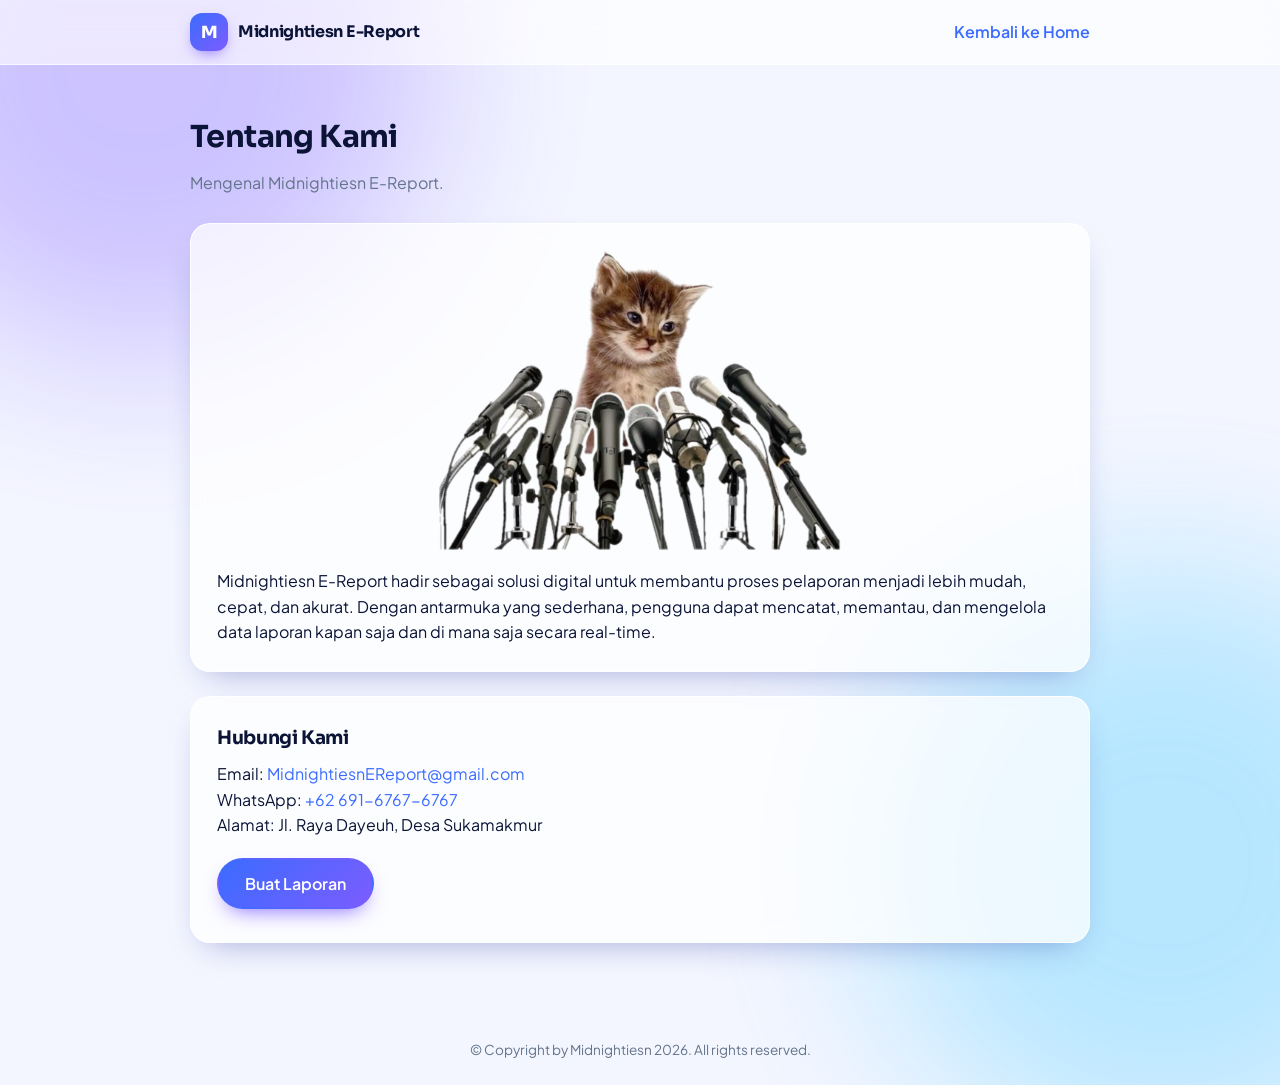
<file: botus.html>
<!DOCTYPE html>
<html lang="id">
<head>
<meta charset="UTF-8">
<meta name="viewport" content="width=device-width, initial-scale=1.0">
<title>About Us | Midnightiesn E-REPORT</title>
<link rel="stylesheet" href="style.css">
<link rel="stylesheet" href="assets/fx.css">
</head>
<body>

<header>
  <div class="container nav">
    <a class="brand" href="index.html">
      <span class="logo-badge">M</span>
      Midnightiesn E-Report
    </a>
    <a class="back" href="index.html">Kembali ke Home</a>
  </div>
</header>

<main>
  <div class="container">
    <h1>Tentang Kami</h1>
    <p class="sub">Mengenal Midnightiesn E-Report.</p>

    <div class="card">
      <img src="assets/image/kucing-tentang.png" alt="Tentang Midnightiesn E-Report" style="margin:0 auto 18px;max-height:300px">
      <p>Midnightiesn E-Report hadir sebagai solusi digital untuk membantu proses pelaporan menjadi lebih mudah, cepat, dan akurat. Dengan antarmuka yang sederhana, pengguna dapat mencatat, memantau, dan mengelola data laporan kapan saja dan di mana saja secara real-time.</p>
    </div>

    <div class="card">
      <h3 style="margin-bottom:8px">Hubungi Kami</h3>
      <p>Email: <a href="mailto:MidnightiesnEReport@gmail.com" style="color:var(--primary)">MidnightiesnEReport@gmail.com</a></p>
      <p>WhatsApp: <a href="https://wa.me/8179142611" style="color:var(--primary)">+62 691-6767-6767</a></p>
      <p>Alamat: Jl. Raya Dayeuh, Desa Sukamakmur</p>
      <a class="btn" href="reports.html">Buat Laporan</a>
    </div>
  </div>
</main>

<footer>© Copyright by Midnightiesn 2026. All rights reserved.</footer>
<script src="assets/fx.js" defer></script>
</body>
</html>
</file>
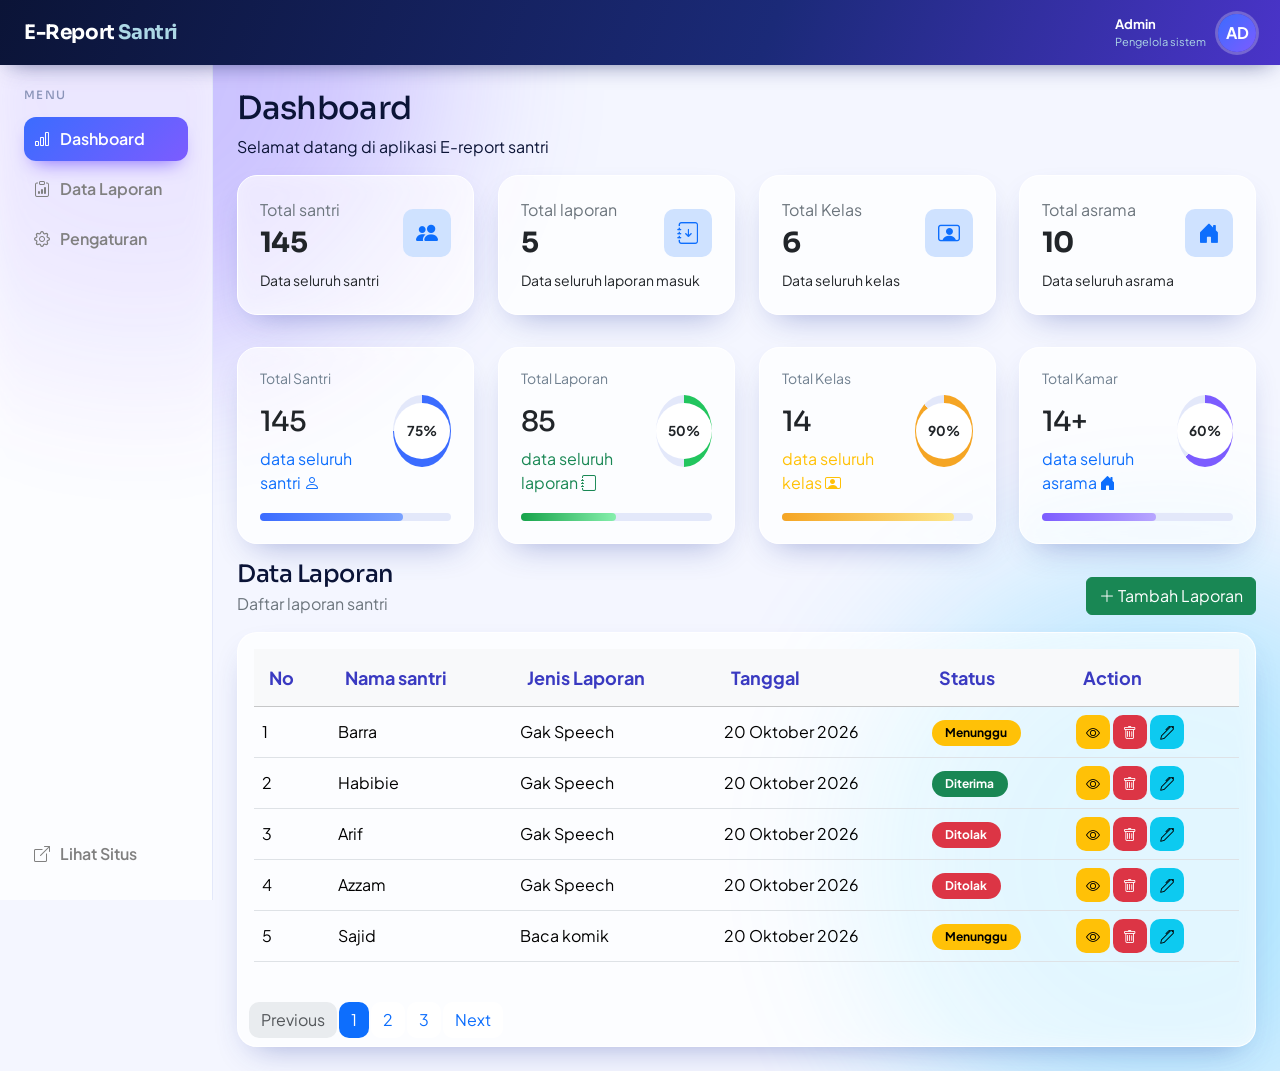
<file: dashboard.html>
<!DOCTYPE html>
<html lang="id" data-bs-theme="">
<head>
    <meta charset="UTF-8">
    <meta name="viewport" content="width=device-width, initial-scale=1.0">
    <title>E-Report Santri</title>
    <link rel="stylesheet" href="bootstrap/css/bootstrap.min.css">
    <link rel="stylesheet" href="styles.css">
    <link rel="stylesheet" href="https://cdn.jsdelivr.net/npm/bootstrap-icons@1.13.2/font/bootstrap-icons.min.css">
    <link rel="stylesheet" href="assets/fx.css">
</head>
<body>
    <nav class="navbar topbar px-4">
        <a href="dashboard.html" class="navbar-brand text-white fw-bold">E-Report <span class="brand-light">Santri</span></a>
        <div class="admin-profile">
            <div><span>Admin</span><small>Pengelola sistem</small></div>
            <div class="admin-avatar">AD</div>
        </div>
    </nav>
    <div class="row g-0">
        <aside class="sidebar col-lg-2 p-4">
            <h5 class="menu-label">Menu</h5>
            <a href="dashboard.html" class="menu-link active"><i class="bi bi-bar-chart"></i> Dashboard</a>
            <a href="statistik.html" class="menu-link"><i class="bi bi-clipboard-data"></i> Data Laporan</a>
            <a href="pengaturan.html" class="menu-link"><i class="bi bi-gear"></i> Pengaturan</a>
            <a href="index.html" class="menu-link mt-auto"><i class="bi bi-box-arrow-up-right"></i> Lihat Situs</a>
        </aside>
        <main class="col-lg-10 p-4">
            <h2>Dashboard</h2>
            <p>Selamat datang di aplikasi E-report santri</p>
            <div class="row">

                <!-- Card 1 -->
                 <div class="col-lg-3">
                    <div class="card stat-card h-100">
                        <div class="card-body">
                        <div class="d-flex justify-content-between align-items-center">
                            <div>
                                <p class="text-secondary mb-1">Total santri</p>
                                <h3 class="fw-bold">145</h3>
                            </div>

                            <div class="stat-icon bg-primary-subtle text-primary">
                                <i class="bi bi-people-fill"></i>
                            </div>
                        </div>
                            <small>Data seluruh santri</small>
                        </div>
                    </div>
                    
                 </div>
                 <!-- End Card 1 -->
                <!-- Card 2 -->
                 <div class="col-lg-3">
                    <div class="card stat-card h-100">
                        <div class="card-body">
                        <div class="d-flex justify-content-between align-items-center">
                            <div>
                                <p class="text-secondary mb-1">Total laporan</p>
                                <h3 class="fw-bold">5</h3>
                            </div>

                            <div class="stat-icon bg-primary-subtle text-primary">
                                <i class="bi bi-journal-arrow-down"></i>
                            </div>
                        </div>
                            <small>Data seluruh laporan masuk</small>
                        </div>
                    </div>
                    
                 </div>
                 <!-- End Card 2 -->
                <!-- Card 3 -->
                 <div class="col-lg-3">
                    <div class="card stat-card h-100">
                        <div class="card-body">
                        <div class="d-flex justify-content-between align-items-center">
                            <div>
                                <p class="text-secondary mb-1">Total Kelas</p>
                                <h3 class="fw-bold">6</h3>
                            </div>

                            <div class="stat-icon bg-primary-subtle text-primary">
                                <i class="bi bi-person-video"></i>
                            </div>
                        </div>
                            <small>Data seluruh kelas</small>
                        </div>
                    </div>
                    
                 </div>
                 <!-- End Card 3 -->
                <!-- Card 4 -->
                 <div class="col-lg-3">
                    <div class="card stat-card h-100">
                        <div class="card-body">
                        <div class="d-flex justify-content-between align-items-center">
                            <div>
                                <p class="text-secondary mb-1">Total asrama</p>
                                <h3 class="fw-bold">10</h3>
                            </div>

                            <div class="stat-icon bg-primary-subtle text-primary">
                                <i class="bi bi-house-door-fill"></i>
                            </div>
                        </div>
                            <small>Data seluruh asrama</small>
                        </div>
                    </div>
                    
                 </div>
                 <!-- End Card 4 -->
            </div>

            <div class="row g-4 mt-2">
                <!-- Total santri -->
                 <!-- card-stat-1 -->
                 <div class="col-lg-3">
                    <div class="card stat-card">
                        <div class="stat-atas">
                            <div>
                                <p class="stat-label">Total Santri</p>
                                <h3 class="stat-number">145</h3>
                                <span class="stat-keterangan text-primary">
                                    data seluruh santri
                                    <i class="bi bi-person"></i>
                                </span>
                            </div>
                            <div class="lingkaran-progres progres-biru">
                                <div class="isi-lingkaran"> <span>75%</span> </div>
                            </div>
                        </div>
                        <div class="garis-progres">
                            <div class="isi-garis garis-biru"></div>
                        </div>
                    </div>
                 </div>
                 <!-- end-card-stat 1 -->
                 <!-- card-stat-2 -->
                 <div class="col-lg-3">
                    <div class="card stat-card">
                        <div class="stat-atas">
                            <div>
                                <p class="stat-label">Total Laporan</p>
                                <h3 class="stat-number">85</h3>
                                <span class="stat-keterangan text-success">
                                    data seluruh laporan
                                    <i class="bi bi-journal"></i>
                                </span>
                            </div>
                            <div class="lingkaran-progres progres-hijau">
                                <div class="isi-lingkaran"> <span>50%</span> </div>
                            </div>
                        </div>
                        <div class="garis-progres">
                            <div class="isi-garis garis-hijau"></div>
                        </div>
                    </div>
                 </div>
                 <!-- end-card-stat 2 -->
                 <!-- card-stat-3 -->
                 <div class="col-lg-3">
                    <div class="card stat-card">
                        <div class="stat-atas">
                            <div>
                                <p class="stat-label">Total Kelas</p>
                                <h3 class="stat-number">14</h3>
                                <span class="stat-keterangan text-warning">
                                    data seluruh kelas
                                    <i class="bi bi-person-video"></i>
                                </span>
                            </div>
                            <div class="lingkaran-progres progres-kuning">
                                <div class="isi-lingkaran"> <span>90%</span> </div>
                            </div>
                        </div>
                        <div class="garis-progres">
                            <div class="isi-garis garis-kuning"></div>
                        </div>
                    </div>
                 </div>
                 <!-- end-card-stat 3-->
                 
                 <!-- card-stat-4 -->
                 <div class="col-lg-3">
                    <div class="card stat-card">
                        <div class="stat-atas">
                            <div>
                                <p class="stat-label">Total Kamar</p>
                                <h3 class="stat-number">14+</h3>
                                <span class="stat-keterangan text-primary">
                                    data seluruh asrama
                                    <i class="bi bi-house-door-fill"></i>
                                </span>
                            </div>
                            <div class="lingkaran-progres progres-biru-tua">
                                <div class="isi-lingkaran"> <span>60%</span> </div>
                            </div>
                        </div>
                        <div class="garis-progres">
                            <div class="isi-garis garis-biru-tua"></div>
                        </div>
                    </div>
                 </div>
                 <!-- end-card-stat 4-->
            </div>
            <div class="mt-3">
                <div class="d-flex justify-content-between align-items-center">
                    <div>
                        <h4 class="judul-bagian mb-1">Data Laporan</h4>
                        <p class="text-secondary">Daftar laporan santri</p>
                    </div>
                    <button class="btn btn-success"> <i class="bi bi-plus-lg"></i> Tambah Laporan</button>
                </div>

                <div class="card tabel-laporan" >
                    <div class="card-body">
                         <div class="table-responsive">
                    <table class="table table-hover align-middle">
                        <thead class="table-light">
                            <tr>
                                <th>No</th>
                                <th>Nama santri</th>
                                <th>Jenis Laporan</th>
                                <th>Tanggal</th>
                                <th>Status</th>
                                <th>Action</th>
                            </tr>
                        </thead>
                        <tbody>
                            <tr>
                                <td>1</td>
                                <td>Barra </td>
                                <td>Gak Speech</td>
                                <td>20 Oktober 2026</td>
                                <td> <span class="badge text-bg-warning">Menunggu</span> </td>
                                <td>
                                    <button class="btn btn-sm btn-warning"><i class="bi bi-eye"></i></button>
                                    <button class="btn btn-sm btn-danger"> <i class="bi bi-trash"></i></button>
                                    <button class="btn btn-sm btn-info"> <i class="bi bi-pen"></i> </button>
                                </td>
                            </tr>
                            <tr>
                                <td>2</td>
                                <td>Habibie </td>
                                <td>Gak Speech</td>
                                <td>20 Oktober 2026</td>
                                <td> <span class="badge text-bg-success">Diterima</span> </td>
                                <td>
                                    <button class="btn btn-sm btn-warning"><i class="bi bi-eye"></i></button>
                                    <button class="btn btn-sm btn-danger"> <i class="bi bi-trash"></i></button>
                                    <button class="btn btn-sm btn-info"> <i class="bi bi-pen"></i> </button>
                                </td>
                            </tr>
                            <tr>
                                <td>3</td>
                                <td>Arif</td>
                                <td>Gak Speech</td>
                                <td>20 Oktober 2026</td>
                                <td> <span class="badge text-bg-danger">Ditolak</span> </td>
                                <td>
                                    <button class="btn btn-sm btn-warning"><i class="bi bi-eye"></i></button>
                                    <button class="btn btn-sm btn-danger"> <i class="bi bi-trash"></i></button>
                                    <button class="btn btn-sm btn-info"> <i class="bi bi-pen"></i> </button>
                                </td>
                            </tr>
                            <tr>
                                <td>4</td>
                                <td>Azzam </td>
                                <td>Gak Speech</td>
                                <td>20 Oktober 2026</td>
                                <td> <span class="badge text-bg-danger">Ditolak</span> </td>
                                <td>
                                    <button class="btn btn-sm btn-warning"><i class="bi bi-eye"></i></button>
                                    <button class="btn btn-sm btn-danger"> <i class="bi bi-trash"></i></button>
                                    <button class="btn btn-sm btn-info"> <i class="bi bi-pen"></i> </button>
                                </td>
                            </tr>
                            <tr>
                                <td>5</td>
                                <td>Sajid </td>
                                <td>Baca komik</td>
                                <td>20 Oktober 2026</td>
                                <td> <span class="badge text-bg-warning">Menunggu</span> </td>
                                <td>
                                    <button class="btn btn-sm btn-warning"><i class="bi bi-eye"></i></button>
                                    <button class="btn btn-sm btn-danger"> <i class="bi bi-trash"></i></button>
                                    <button class="btn btn-sm btn-info"> <i class="bi bi-pen"></i> </button>
                                </td>
                            </tr>
                        </tbody>
                    </table>
                </div>
                    </div>
                    <ul class="pagination m-2">
                    <li class="page-item disabled">
                        <a href="" class="page-link">Previous</a>
                    </li>
                    <li class="page-item active">
                        <a href="" class="page-link">1</a>
                    </li>
                    <li class="page-item">
                        <a href="" class="page-link">2</a>
                    </li>
                    <li class="page-item">
                        <a href="" class="page-link">3</a>
                    </li>
                    <li class="page-item">
                        <a href="" class="page-link">Next</a>
                    </li>
                </ul>
                </div>
            </div>
        </main>
    </div>
    <script src="bootstrap/js/bootstrap.bundle.min.js"></script>
    <script src="assets/fx.js" defer></script>
</body>
</html>
</file>
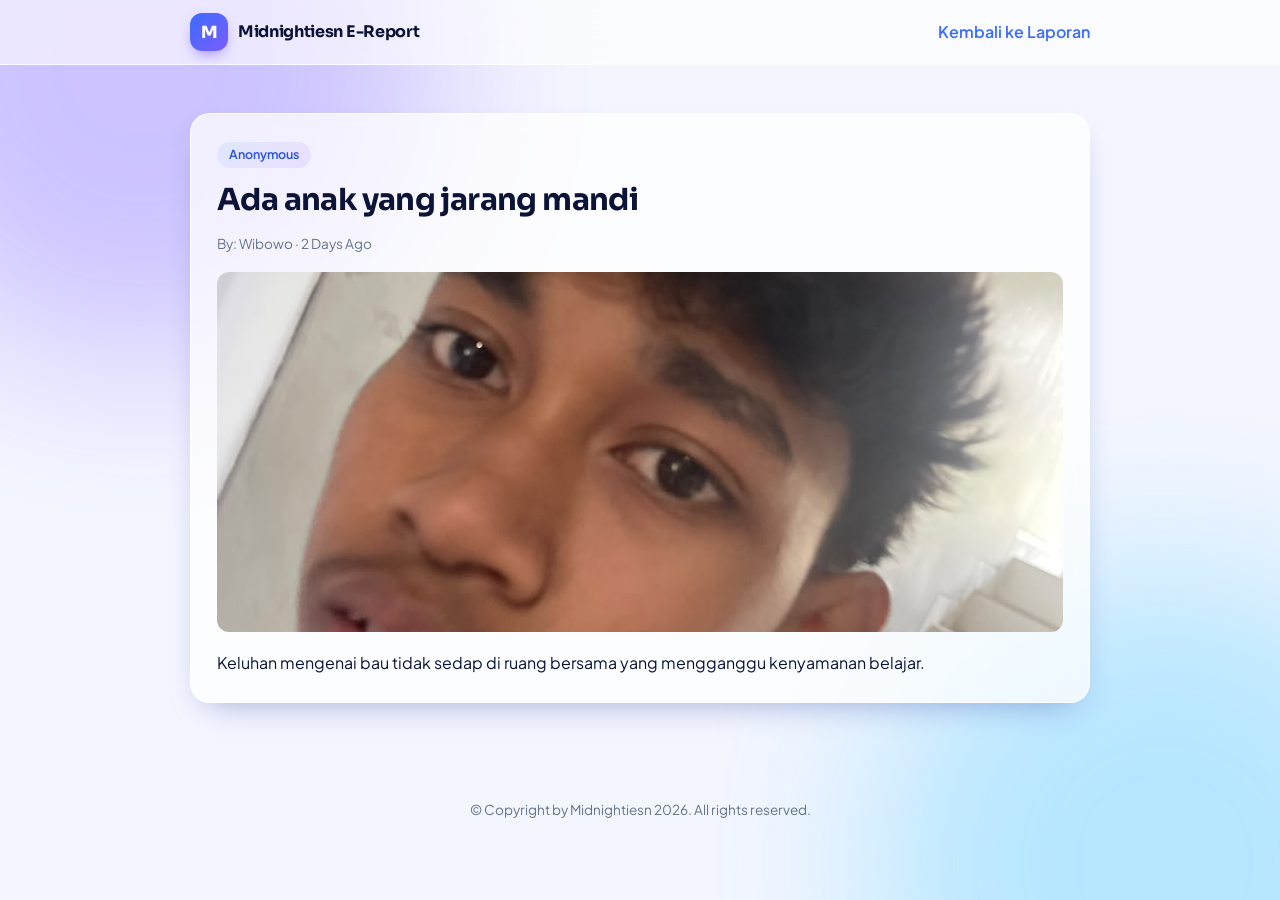
<file: detailr.html>
<!DOCTYPE html>
<html lang="id">
<head>
<meta charset="UTF-8">
<meta name="viewport" content="width=device-width, initial-scale=1.0">
<title>Detail Laporan | Midnightiesn E-REPORT</title>
<link rel="stylesheet" href="style.css">
<link rel="stylesheet" href="assets/fx.css">
</head>
<body>

<header>
  <div class="container nav">
    <a class="brand" href="index.html">
      <span class="logo-badge">M</span>
      Midnightiesn E-Report
    </a>
    <a class="back" href="reports.html">Kembali ke Laporan</a>
  </div>
</header>

<main>
  <div class="container">
    <div class="card">
      <span class="tag">Anonymous</span>
      <h1>Ada anak yang jarang mandi</h1>
      <div class="meta" style="margin-bottom:18px">By: Wibowo · 2 Days Ago</div>
      <img src="item.jpeg" alt="" style="border-radius:12px;margin-bottom:18px;max-height:360px;object-fit:cover;width:100%">
      <p>Keluhan mengenai bau tidak sedap di ruang bersama yang mengganggu kenyamanan belajar.</p>
    </div>
  </div>
</main>

<footer>© Copyright by Midnightiesn 2026. All rights reserved.</footer>
<script src="assets/fx.js" defer></script>
</body>
</html>
</file>
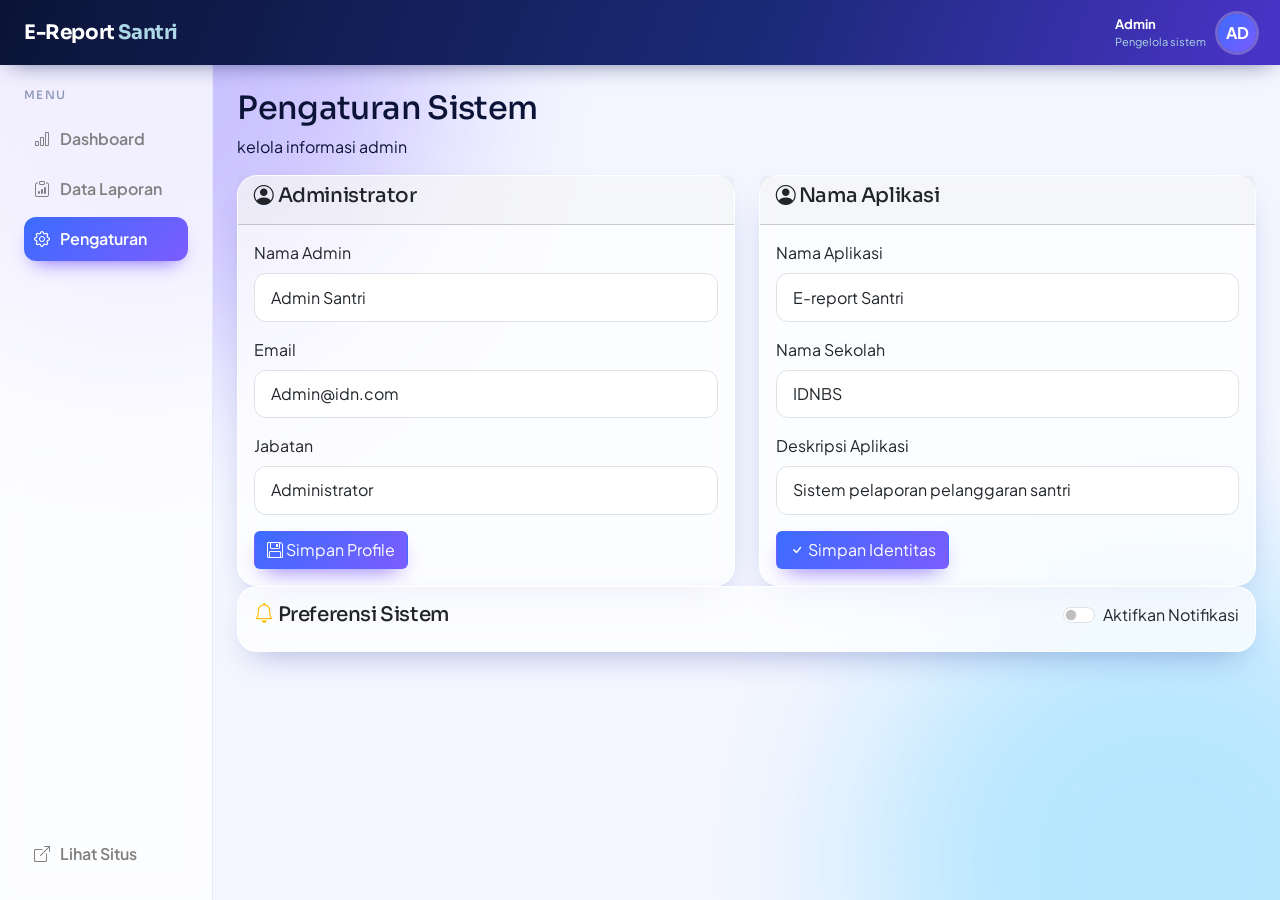
<file: pengaturan.html>
<!DOCTYPE html>
<html lang="id" data-bs-theme="">
<head>
    <meta charset="UTF-8">
    <meta name="viewport" content="width=device-width, initial-scale=1.0">
    <title>E-Report Santri</title>
    <link rel="stylesheet" href="bootstrap/css/bootstrap.min.css">
    <link rel="stylesheet" href="styles.css">
    <link rel="stylesheet" href="https://cdn.jsdelivr.net/npm/bootstrap-icons@1.13.2/font/bootstrap-icons.min.css">
    <link rel="stylesheet" href="assets/fx.css">
</head>
<body>
    <nav class="navbar topbar px-4">
        <a href="dashboard.html" class="navbar-brand text-white fw-bold">E-Report <span class="brand-light">Santri</span></a>
        <div class="admin-profile">
            <div><span>Admin</span><small>Pengelola sistem</small></div>
            <div class="admin-avatar">AD</div>
        </div>
    </nav>
    <div class="row g-0">
        <aside class="sidebar col-lg-2 p-4">
            <h5 class="menu-label">Menu</h5>
            <a href="dashboard.html" class="menu-link"><i class="bi bi-bar-chart"></i> Dashboard</a>
            <a href="statistik.html" class="menu-link"><i class="bi bi-clipboard-data"></i> Data Laporan</a>
            <a href="pengaturan.html" class="menu-link active"><i class="bi bi-gear"></i> Pengaturan</a>
            <a href="index.html" class="menu-link mt-auto"><i class="bi bi-box-arrow-up-right"></i> Lihat Situs</a>
        </aside>
        <main class="col-lg-10 p-4">
           <h2>Pengaturan Sistem</h2>
           <p>kelola informasi admin</p>


           <div class="row">
            <div class="col-lg-6">
              <div class="card h-100">
                <div class="card-header">
                  <h5> <i class="bi bi-person-circle"></i> Administrator</h5>
                </div>

                <div class="card-body">
                   <form action="">
                    <div class="mb-3">

                      <label for="" class="form-label">Nama Admin</label>
                      <input type="text" value="Admin Santri" class="form-control">
                    </div>
                    <div class="mb-3">

                      <label for="" class="form-label">Email</label>
                      <input type="text" value="Admin@idn.com" class="form-control">
                    </div>
                    <div class="mb-3">

                      <label for="" class="form-label">Jabatan</label>
                      <input type="text" value="Administrator" class="form-control">
                    </div>
                    <button class="btn btn-primary">
                      <i class="bi bi-floppy"></i>
                      Simpan Profile
                    </button>
                  </form>
                </div>
              </div>
            </div>
            <div class="col-lg-6">
              <div class="card h-100">
                <div class="card-header">
                  <h5> <i class="bi bi-person-circle"></i> Nama Aplikasi</h5>
                </div>

                <div class="card-body">
                   <form action="">
                    <div class="mb-3">

                      <label for="" class="form-label">Nama Aplikasi</label>
                      <input type="text" value="E-report Santri" class="form-control">
                    </div>
                    <div class="mb-3">

                      <label for="" class="form-label">Nama Sekolah</label>
                      <input type="text" value="IDNBS" class="form-control">
                    </div>
                    <div class="mb-3">

                      <label for="" class="form-label">Deskripsi Aplikasi</label>
                      <input type="text" value="Sistem pelaporan pelanggaran santri" class="form-control">
                    </div>
                    <button class="btn btn-primary">
                      <i class="bi bi-check"></i>
                      Simpan Identitas
                    </button>
                  </form>
                </div>
              </div>
            </div>
            <div class="col-lg-6"></div>
           </div>
           <div class="col-lg-12">
            <div class="card">
              <div class="card-body">
                <div class="d-flex justify-content-between">
                <div> 
                  <h5>

                    <i class="bi bi-bell text-warning"></i>
                    Preferensi Sistem
                  </h5>
                </div>
                <div class="form-check form-switch">
                  <input type="checkbox" 
                  class="form-check-input">
                  <label for="" class="form-check-label">
                    Aktifkan Notifikasi
                  </label>

                </div>
                </div>
              </div>
            </div>
           </div>
           
        
           

        </main>
    </div>
    <script src="bootstrap/js/bootstrap.bundle.min.js"></script>
    <script src="assets/fx.js" defer></script>
</body>
</html>
</file>
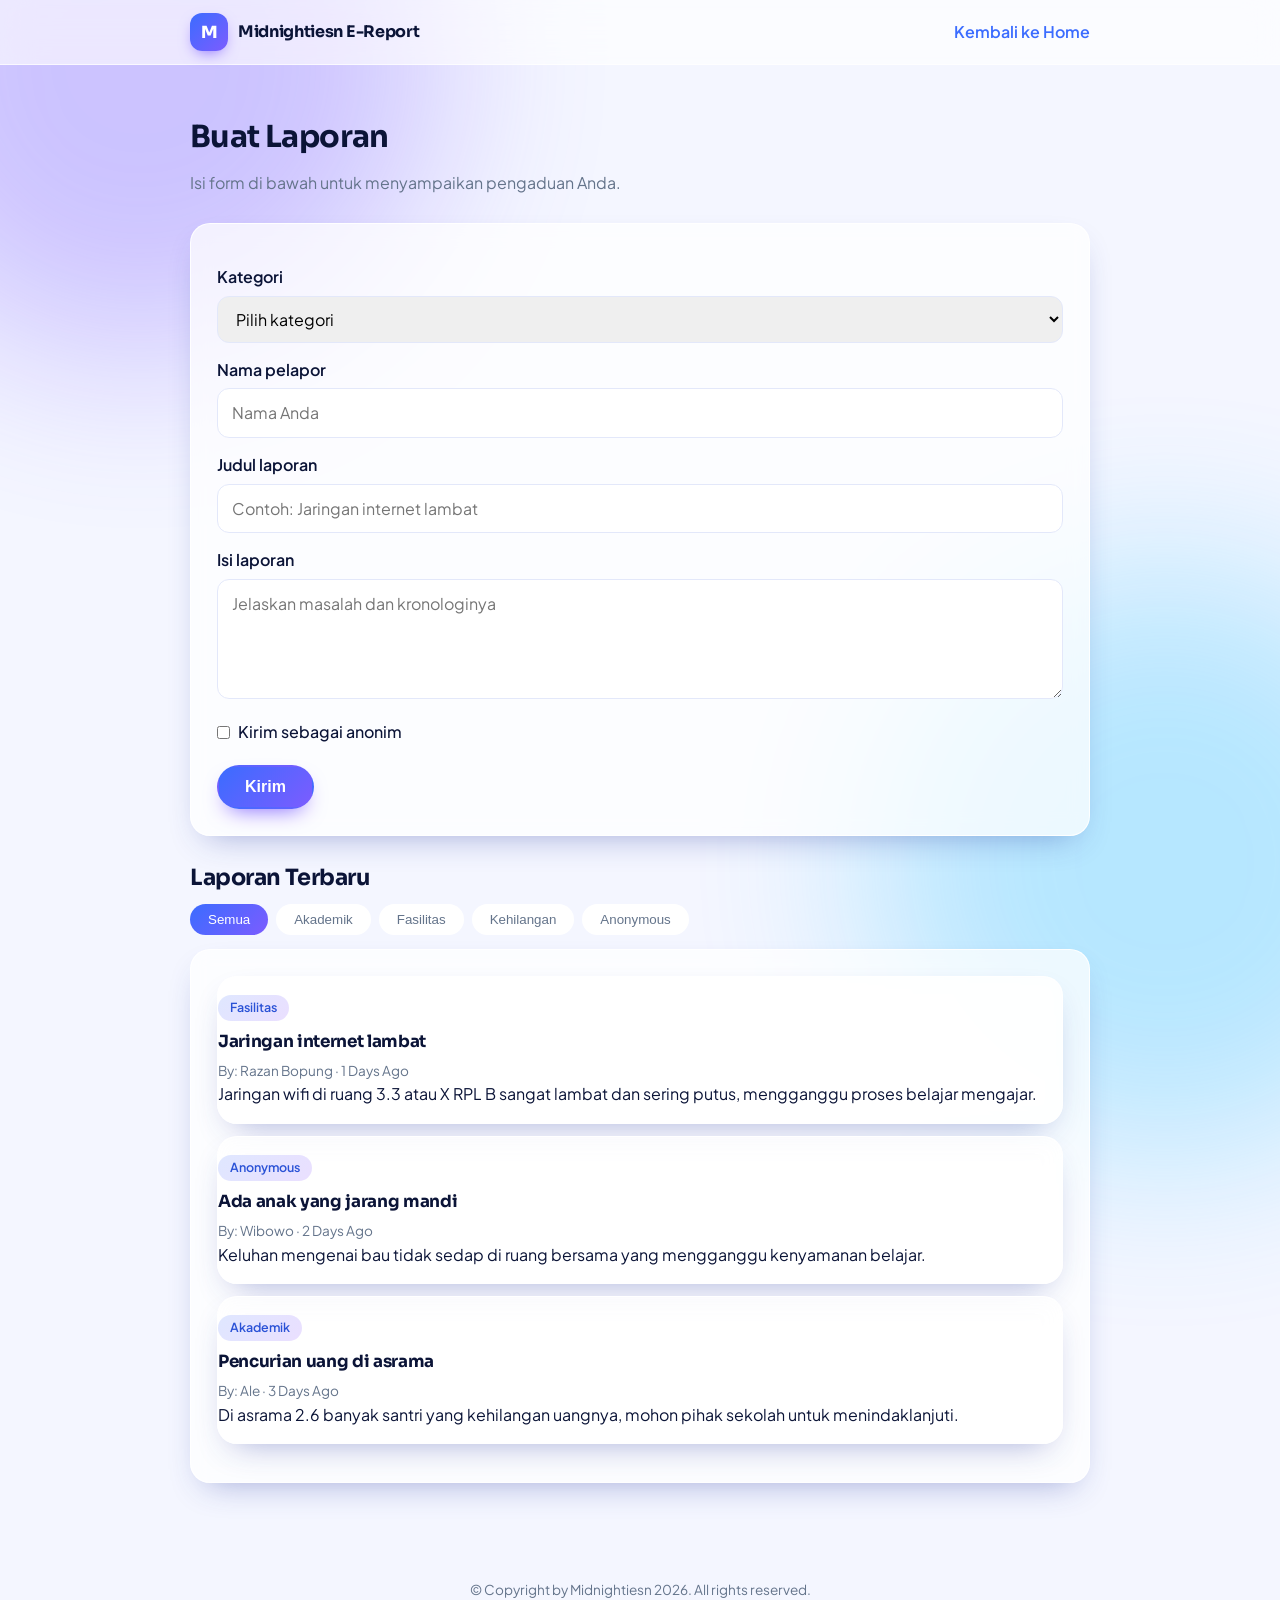
<file: reports.html>
<!DOCTYPE html>
<html lang="id">
<head>
<meta charset="UTF-8">
<meta name="viewport" content="width=device-width, initial-scale=1.0">
<title>Buat Laporan | Midnightiesn E-REPORT</title>
<link rel="stylesheet" href="style.css">
<link rel="stylesheet" href="assets/fx.css">
</head>
<body>

<header>
  <div class="container nav">
    <a class="brand" href="index.html">
      <span class="logo-badge">M</span>
      Midnightiesn E-Report
    </a>
    <a class="back" href="index.html">Kembali ke Home</a>
  </div>
</header>

<main>
  <div class="container">
    <h1>Buat Laporan</h1>
    <p class="sub">Isi form di bawah untuk menyampaikan pengaduan Anda.</p>

    <!-- ====== FORM ====== -->
    <form class="card" id="reportForm">
      <label for="kategori">Kategori</label>
      <select id="kategori" required>
        <option value="">Pilih kategori</option>
        <option>Akademik</option>
        <option>Fasilitas</option>
        <option>Kehilangan</option>
        <option>Anonymous</option>
      </select>

      <label for="nama">Nama pelapor</label>
      <input id="nama" type="text" placeholder="Nama Anda">

      <label for="judul">Judul laporan</label>
      <input id="judul" type="text" placeholder="Contoh: Jaringan internet lambat" required>

      <label for="isi">Isi laporan</label>
      <textarea id="isi" placeholder="Jelaskan masalah dan kronologinya" required></textarea>

      <div class="check">
        <input id="anon" type="checkbox">
        <label for="anon" style="margin:0;font-weight:500">Kirim sebagai anonim</label>
      </div>

      <button class="btn" type="submit">Kirim</button>
      <div class="msg" id="msg">Laporan terkirim.</div>
    </form>

    <!-- ====== DAFTAR LAPORAN ====== -->
    <h1 style="font-size:1.4rem">Laporan Terbaru</h1>
    <div class="card" id="list"></div>
  </div>
</main>

<footer>© Copyright by Midnightiesn 2026. All rights reserved.</footer>

<script>
  // Laporan contoh (ubah/hapus sesuai kebutuhan)
  const contoh = [
    {kategori:"Fasilitas", judul:"Jaringan internet lambat", nama:"Razan Bopung", waktu:"1 Days Ago", isi:"Jaringan wifi di ruang 3.3 atau X RPL B sangat lambat dan sering putus, mengganggu proses belajar mengajar."},
    {kategori:"Anonymous", judul:"Ada anak yang jarang mandi", nama:"Wibowo", waktu:"2 Days Ago", isi:"Keluhan mengenai bau tidak sedap di ruang bersama yang mengganggu kenyamanan belajar.", link:"detailr.html"},
    {kategori:"Akademik", judul:"Pencurian uang di asrama", nama:"Ale", waktu:"3 Days Ago", isi:"Di asrama 2.6 banyak santri yang kehilangan uangnya, mohon pihak sekolah untuk menindaklanjuti."}
  ];

  const KEY = "amba_reports";
  const load = () => { try { return JSON.parse(localStorage.getItem(KEY)) || []; } catch { return []; } };
  const save = d => { try { localStorage.setItem(KEY, JSON.stringify(d)); } catch {} };
  const esc = s => s.replace(/[&<>"']/g, c => ({'&':'&amp;','<':'&lt;','>':'&gt;','"':'&quot;',"'":'&#39;'}[c]));

  function render(){
    const semua = [...load(), ...contoh];
    document.getElementById('list').innerHTML = semua.map(r => `
      <div class="item">
        <span class="tag">${esc(r.kategori)}</span>
        <h3>${r.link ? `<a href="${r.link}">${esc(r.judul)}</a>` : esc(r.judul)}</h3>
        <div class="meta">By: ${esc(r.nama)} · ${esc(r.waktu)}</div>
        <p>${esc(r.isi)}</p>
      </div>`).join('') || '<div class="empty">Belum ada laporan.</div>';
  }

  document.getElementById('reportForm').addEventListener('submit', e => {
    e.preventDefault();
    const anon = document.getElementById('anon').checked;
    const kat = document.getElementById('kategori').value;
    const data = load();
    data.unshift({
      kategori: anon ? "Anonymous" : kat,
      judul: document.getElementById('judul').value.trim(),
      nama: anon ? "Anonim" : (document.getElementById('nama').value.trim() || "Tanpa nama"),
      waktu: "Baru saja",
      isi: document.getElementById('isi').value.trim()
    });
    save(data);
    e.target.reset();
    const msg = document.getElementById('msg');
    msg.style.display = 'block';
    setTimeout(() => msg.style.display = 'none', 3000);
    render();
  });

  render();
</script>
<script src="assets/fx.js" defer></script>
</body>
</html>
</file>
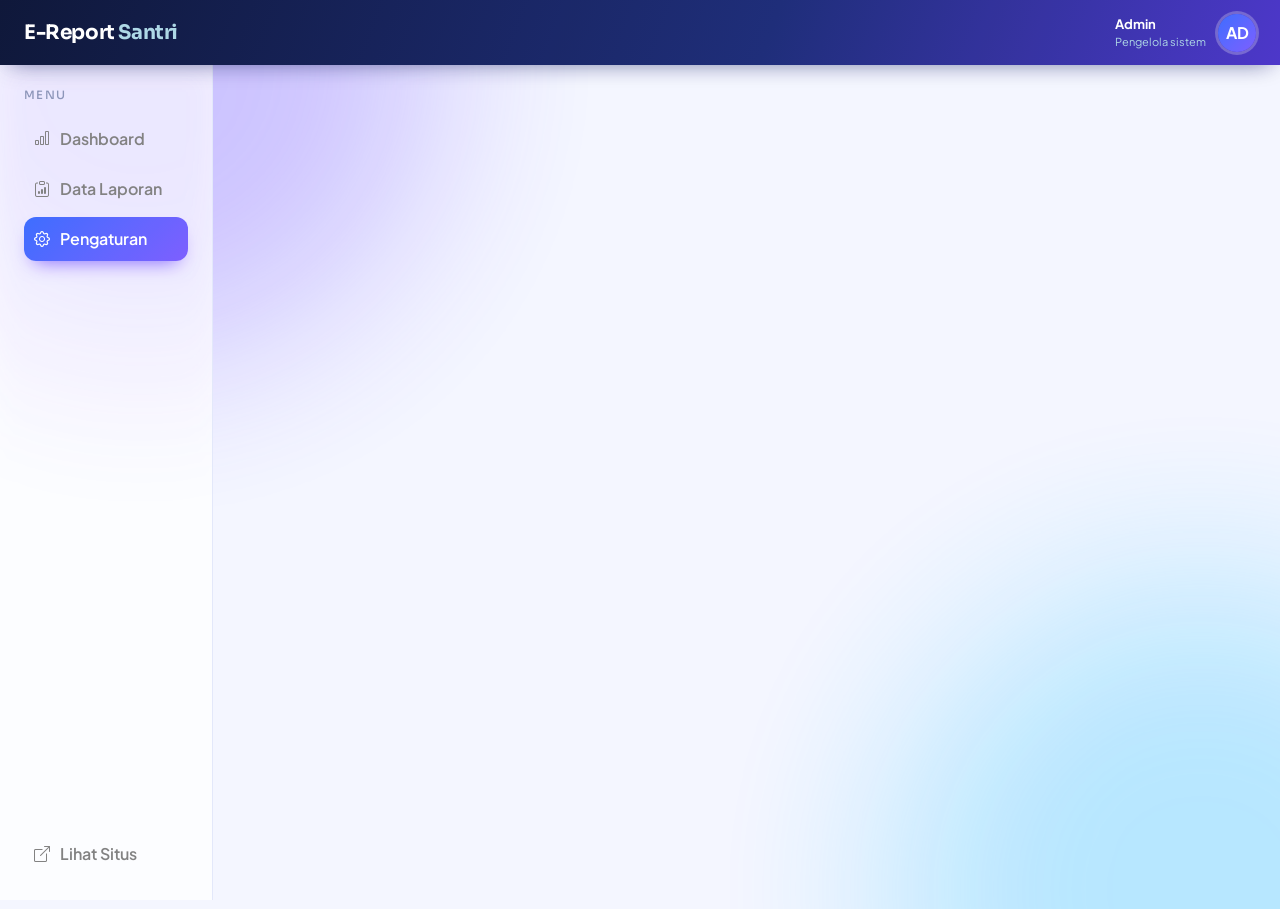
<file: setting.html>
<!DOCTYPE html><html lang="id"><head><meta charset="UTF-8"><meta http-equiv="refresh" content="0;url=pengaturan.html"><title>Mengalihkan…</title></head><body><a href="pengaturan.html">Pengaturan</a></body></html>
</file>
<file: style.css>
:root{
  --primary:#2563eb;
  --primary-dark:#1d4ed8;
  --bg-soft:#f3f6fb;
  --text:#1e293b;
  --muted:#64748b;
  --border:#e2e8f0;
  --radius:14px;
}
*{box-sizing:border-box;margin:0;padding:0}
body{font-family:system-ui,-apple-system,"Segoe UI",Roboto,sans-serif;color:var(--text);background:var(--bg-soft);line-height:1.6}
a{color:inherit;text-decoration:none}
img{max-width:100%;display:block}
.container{width:min(900px,92%);margin:0 auto}
header{background:#fff;border-bottom:1px solid var(--border)}
.nav{display:flex;align-items:center;justify-content:space-between;height:64px}
.brand{display:flex;align-items:center;gap:10px;font-weight:700}
.brand img{width:36px;height:36px;border-radius:8px;object-fit:cover}
.nav a.back{color:var(--primary);font-weight:600}
main{padding:48px 0}
h1{font-size:1.9rem;margin-bottom:8px}
.sub{color:var(--muted);margin-bottom:28px}
.card{background:#fff;border:1px solid var(--border);border-radius:var(--radius);padding:26px;margin-bottom:24px}
label{display:block;font-weight:600;margin:14px 0 6px}
input,select,textarea{width:100%;padding:11px 14px;border:1px solid var(--border);border-radius:10px;font:inherit}
input:focus,select:focus,textarea:focus{outline:2px solid var(--primary);border-color:transparent}
textarea{min-height:120px;resize:vertical}
.check{display:flex;align-items:center;gap:8px;margin-top:14px}
.check input{width:auto}
.btn{display:inline-block;margin-top:20px;padding:11px 26px;border-radius:999px;border:2px solid var(--primary);background:var(--primary);color:#fff;font-weight:600;cursor:pointer;font-size:1rem}
.btn:hover{background:var(--primary-dark);border-color:var(--primary-dark)}
.tag{display:inline-block;background:#dbeafe;color:var(--primary-dark);font-size:.78rem;font-weight:600;padding:3px 12px;border-radius:999px;margin-bottom:8px}
.meta{font-size:.85rem;color:var(--muted)}
.item{border-bottom:1px solid var(--border);padding:16px 0}
.item:last-child{border-bottom:0}
.item h3{font-size:1.05rem;margin-bottom:4px}
.empty{color:var(--muted);text-align:center;padding:20px}
.msg{display:none;background:#dcfce7;color:#166534;padding:12px 16px;border-radius:10px;margin-top:16px}
footer{text-align:center;color:var(--muted);font-size:.85rem;padding:24px 0}
</file>
<file: assets/fx.css>
@import url('https://fonts.googleapis.com/css2?family=Plus+Jakarta+Sans:wght@400;500;600;700&family=Sora:wght@600;700;800&display=swap');
@property --p{syntax:'<number>';inherits:false;initial-value:0}
:root{--primary:#3b6cff;--primary-dark:#2a52d6;--b2:#7c5cff;--gold:#ffc857;--ink:#0b1437;--bg:#f4f6ff;--bg-soft:#eef1ff;--border:#e3e8fa;--radius:20px;--glass:rgba(255,255,255,.74);--sh:0 14px 34px -16px rgba(40,60,160,.45)}
html{scroll-behavior:smooth}
body{font-family:'Plus Jakarta Sans',system-ui,sans-serif;background:var(--bg);color:var(--ink);animation:pg .6s both;transition:opacity .26s,translate .26s}
body.leaving{opacity:0;translate:0 -10px}
@keyframes pg{from{opacity:0}}
h1,h2,h3,h4,h5,.brand,.navbar-brand{font-family:Sora,'Plus Jakarta Sans',sans-serif;letter-spacing:-.02em}
body::before,body::after{content:"";position:fixed;z-index:-1;width:46vmax;height:46vmax;border-radius:50%;filter:blur(90px);opacity:.33;pointer-events:none;animation:drift 18s ease-in-out infinite alternate}
body::before{background:#7c5cff;top:-18vmax;left:-12vmax}
body::after{background:#3bc8ff;bottom:-20vmax;right:-14vmax;animation-delay:-7s}
@keyframes drift{to{transform:translate(8vmax,6vmax) scale(1.15)}}
/* ---------- situs publik ---------- */
header{background:rgba(255,255,255,.62)!important;backdrop-filter:blur(16px) saturate(1.4);border-bottom:1px solid rgba(255,255,255,.7)!important;position:sticky;top:0;z-index:50;transition:box-shadow .3s}
header.scrolled{box-shadow:0 10px 30px -14px rgba(20,30,100,.45)}
.logo-badge{width:38px;height:38px;border-radius:12px;display:grid;place-items:center;color:#fff;font:800 1.05rem Sora;background:linear-gradient(135deg,var(--primary),var(--b2));box-shadow:0 6px 16px -6px var(--b2);transition:.4s}
.brand:hover .logo-badge{transform:rotate(-12deg) scale(1.1)}
.nav ul a,.nav a.back{position:relative;transition:color .25s}
.nav ul a::after{content:"";position:absolute;left:0;bottom:-5px;height:2px;width:0;border-radius:9px;background:linear-gradient(90deg,var(--primary),var(--gold));transition:width .3s}
.nav ul a:hover::after,.nav ul a.act::after{width:100%}
.nav ul a.act{color:var(--primary)}
.hero,.about{background:transparent!important;overflow:hidden}
.services,.faq{background:rgba(255,255,255,.5)!important}
.hero h1{font-size:clamp(2.1rem,4.6vw,3.3rem)!important;background:linear-gradient(100deg,#0b1437 15%,#3b6cff 60%,#7c5cff);background-size:200%;-webkit-background-clip:text;background-clip:text;color:transparent;animation:shine 7s linear infinite alternate}
@keyframes shine{to{background-position:100% 0}}
.hero img,.about img{border-radius:28px;box-shadow:0 30px 60px -25px rgba(40,50,160,.6)}
.hero img{animation:bob 6s ease-in-out infinite}
@keyframes bob{50%{transform:translateY(-14px) rotate(-1deg)}}
.section-title::after{content:"";display:block;width:54px;height:4px;border-radius:9px;margin-top:10px;background:linear-gradient(90deg,var(--primary),var(--gold))}
.service,.report,.faq-item,.card,.item{background:var(--glass)!important;backdrop-filter:blur(10px);border:1px solid rgba(255,255,255,.9)!important;border-radius:var(--radius)!important;box-shadow:var(--sh)}
.service,.report,.stat-card{position:relative;overflow:hidden;transform:perspective(800px) rotateX(var(--rx,0)) rotateY(var(--ry,0)) translateY(var(--ty,0));transition:transform .25s,box-shadow .25s}
.service:hover,.report:hover,.stat-card:hover{--ty:-8px;box-shadow:0 26px 48px -20px rgba(59,108,255,.6)}
.service::before{content:"";position:absolute;inset:0 0 auto;height:4px;background:linear-gradient(90deg,var(--primary),var(--b2),var(--gold));transform:scaleX(0);transform-origin:left;transition:transform .45s}
.service:hover::before{transform:scaleX(1)}
.report img{transition:transform .6s}.report:hover img{transform:scale(1.08)}
.tag{background:linear-gradient(135deg,#dfe7ff,#eadfff)!important;color:var(--primary-dark)!important}
.report .link{display:inline-block;transition:translate .25s}.report .link::after{content:" →"}.report .link:hover{translate:6px 0}
.btn{position:relative;overflow:hidden;transition:transform .2s,box-shadow .25s,background .25s}
.btn:hover{transform:translateY(-2px)}.btn:active{transform:scale(.95)}
.btn:not([class*="btn-"]),.btn-fill,.btn-primary{background:linear-gradient(135deg,var(--primary),var(--b2))!important;border-color:transparent!important;color:#fff;box-shadow:0 10px 22px -10px var(--b2)}
.btn-line{background:rgba(255,255,255,.6)}
.faq-q::after{display:inline-block;transition:transform .3s}.faq-item.open .faq-q::after{content:"+";transform:rotate(135deg)}
.faq-item{transition:box-shadow .3s}.faq-item.open{box-shadow:0 18px 36px -18px rgba(59,108,255,.6)}
footer:has(.foot-grid){background:linear-gradient(160deg,#0b1437,#1a237e)!important}
input,select,textarea{border-radius:12px!important;transition:box-shadow .25s,transform .25s}
input:focus,select:focus,textarea:focus{outline:0!important;box-shadow:0 0 0 4px rgba(59,108,255,.2);transform:translateY(-1px)}
.item{margin-bottom:12px;animation:rise .55s calc(var(--i,0)*70ms) both;transition:transform .25s}.item:hover{transform:translateX(6px)}
.chips{display:flex;gap:8px;flex-wrap:wrap;margin-bottom:14px}
.chip{border:0;padding:8px 18px;border-radius:99px;font:600 .88rem inherit;background:#fff;color:var(--muted);cursor:pointer;box-shadow:var(--sh);transition:.25s}
.chip:hover{transform:translateY(-2px)}.chip.on{background:linear-gradient(135deg,var(--primary),var(--b2));color:#fff}
/* ---------- admin ---------- */
.topbar{background:linear-gradient(110deg,#0b1437,#1b2a78 60%,#4a34c9)!important;box-shadow:0 6px 24px -10px rgba(10,20,90,.7);position:sticky;top:0;z-index:60}
.admin-avatar{background:linear-gradient(135deg,#3b6cff,#7c5cff)!important;box-shadow:0 0 0 3px rgba(255,255,255,.25);transition:.3s}.admin-avatar:hover{transform:rotate(12deg) scale(1.1)}
.sidebar{background:var(--glass)!important;backdrop-filter:blur(14px);border-right:1px solid var(--border)!important;position:sticky;top:65px;align-self:flex-start;gap:6px;min-height:calc(100vh - 65px)!important}
.menu-label{font-size:.72rem;text-transform:uppercase;letter-spacing:.12em;color:#8a94b8}
.menu-link{position:relative;overflow:hidden;display:flex;align-items:center;gap:10px;border-radius:12px;font-weight:600;transition:.25s}
.menu-link:hover{background:var(--bg-soft);color:var(--primary);transform:translateX(5px)}
.menu-link.active{background:linear-gradient(135deg,var(--primary),var(--b2));color:#fff;box-shadow:0 10px 20px -10px var(--b2)}
main.col-lg-10{min-width:0}
.stat-card{border:1px solid #fff!important}
.stat-icon{transition:.4s}.stat-card:hover .stat-icon{transform:rotate(-10deg) scale(1.15)}
.stat-number,.stat-card h3{font-family:Sora}
.lingkaran-progres{background:conic-gradient(var(--c,#3b6cff) calc(var(--p)*1%),#e3e8fa 0)!important;transition:--p 1.4s cubic-bezier(.2,.8,.2,1)}
.progres-biru{--c:#3b6cff}.progres-hijau{--c:#22c55e}.progres-kuning{--c:#f5a524}.progres-biru-tua{--c:#7c5cff}
.isi-lingkaran{font-weight:700;font-size:.85rem}
.garis-progres{background:#e3e8fa!important;height:8px!important}
.isi-garis{width:0;transition:width 1.4s cubic-bezier(.2,.8,.2,1);border-radius:9px}
.garis-biru{background:linear-gradient(90deg,#3b6cff,#7aa2ff)!important}.garis-hijau{background:linear-gradient(90deg,#16a34a,#86efac)!important}.garis-kuning{background:linear-gradient(90deg,#f5a524,#fde68a)!important}.garis-biru-tua{background:linear-gradient(90deg,#7c5cff,#b8a6ff)!important}
.table{--bs-table-bg:transparent;--bs-table-hover-bg:#eef1ff}
.table tbody tr{transition:.4s}.table tbody tr.gone{opacity:0;transform:translateX(50px)}.flash{animation:flash 1.6s}
.table .btn-sm{border:0;border-radius:10px;width:34px;height:34px;padding:0}
.badge{border-radius:99px;padding:.55em 1.1em;cursor:pointer;transition:.2s}.badge:hover{transform:scale(1.08)}.pop{animation:pop .4s}
.page-link{border-radius:10px!important;margin:0 3px;border:0}
.form-control{border-radius:12px;padding:.7rem 1rem}
.chart-box{position:relative;height:320px}
.btn.load{pointer-events:none;opacity:.85}.btn.load::after{content:"";display:inline-block;width:1em;height:1em;margin-left:8px;vertical-align:-2px;border:2px solid #fff;border-top-color:transparent;border-radius:50%;animation:spin .6s linear infinite}
/* ---------- efek ---------- */
.rv{opacity:0}.rv.in{animation:rise .75s var(--d,0s) cubic-bezier(.2,.8,.2,1) forwards}
@keyframes rise{from{opacity:0;translate:0 30px}to{opacity:1;translate:0 0}}
@keyframes pop{50%{transform:scale(1.3)}}@keyframes spin{to{rotate:360deg}}
@keyframes flash{0%,60%{background:#dbe5ff}}
.rip{position:absolute;border-radius:50%;background:rgba(120,140,255,.35);scale:0;animation:rp .7s ease-out forwards;pointer-events:none}
@keyframes rp{to{scale:1;opacity:0}}
.spark{position:fixed;z-index:9999;width:8px;height:8px;margin:-4px;border-radius:50%;pointer-events:none;animation:sp .7s cubic-bezier(.1,.7,.3,1) forwards}
@keyframes sp{to{transform:translate(var(--dx),var(--dy)) scale(0);opacity:0}}
.toasts{position:fixed;right:20px;bottom:20px;z-index:10000;display:grid;gap:10px}
.toast-fx{display:flex;gap:10px;align-items:center;padding:13px 18px;border-radius:14px;background:#0b1437;color:#fff;font-weight:600;box-shadow:0 18px 40px -14px rgba(0,0,0,.6);animation:rise .4s both;transition:.4s}.toast-fx.out{opacity:0;translate:30px 0}
.fx-modal{position:fixed;inset:0;z-index:9000;display:grid;place-items:center;padding:20px;background:rgba(11,20,55,.55);backdrop-filter:blur(6px);opacity:0;transition:.25s}.fx-modal.on{opacity:1}
.fx-box{position:relative;width:min(520px,100%);max-height:88vh;overflow:auto;background:#fff;border-radius:24px;padding:26px;scale:.9;transition:scale .3s cubic-bezier(.3,1.5,.5,1);display:grid;gap:10px}.on .fx-box{scale:1}
.fx-box img{border-radius:16px;width:100%;max-height:230px;object-fit:cover}
.fx-box .btn{justify-self:start;margin-top:6px}
.fx-x{position:absolute;right:14px;top:10px;border:0;background:#eef1ff;width:34px;height:34px;border-radius:50%;font-size:1.3rem;cursor:pointer;transition:.3s}.fx-x:hover{rotate:90deg}
@media(prefers-reduced-motion:reduce){*,::before,::after{animation-duration:.01ms!important;animation-iteration-count:1!important;transition-duration:.01ms!important}.rv{opacity:1}}
.stat-card{height:100%}.stat-atas{padding:20px 22px 0}.garis-progres{margin:18px 22px 22px!important}
.stat-card .card-body .stat-icon{flex:none}
/* foto transparan: bayangan mengikuti bentuk, bukan kotak */
.hero img,.about img{border-radius:0;box-shadow:none;filter:drop-shadow(0 28px 26px rgba(50,60,170,.35))}
.hero img{animation:bob 6s ease-in-out infinite}
</file>
<file: styles.css>
body{
    background-color: lightgray;
    overflow-x: hidden;
}
    /* Style Navbar */
    .topbar{
        background-color: midnightblue;
        min-height: 65px;
    }

    .brand-light{
        color: lightblue;
    }

    .admin-profile{
        display: flex;
        color: white;
        align-items: center;
        gap: 12px;
    }

    .admin-profile span, .admin-profile small{
        display: block;
    }

    .admin-profile span{
        font-size: 13px;
        font-weight: bold;
    }

    .admin-profile small{
        color: lightblue;
        font-size: 11px;
    }

    .admin-avatar{
        background-color: royalblue;
        color: white;
        width: 38px;
        height: 38px;
        display: flex;
        align-items: center;
        justify-content: center;
        border-radius: 50%;
        font-weight: bold;
    }

    /* Style Sidebar */
.sidebar{
    background-color: white;
    min-height: calc(100vh - 56px) ;
    border-right: 1px solid black;
    display: flex;
    flex-direction: column;
}

.menu-link{
    text-decoration: none;
    color: gray;
    padding: 10px;
}

.menu-link.active{
    background-color: lightgray;
    color: blue;
}

 /* Style stat */
 .stat-card{
    border: none;
    border-radius: 12px;
    transition:  0.3s;
 }

 .stat-card:hover{
    transform: translateY(-5px);
    box-shadow: 0px 8px 20px black;
 }

 .stat-icon{
    width: 48px;
    height: 48px;
    border-radius: 10px;
    background-color: lightgray;
    display: flex;
    justify-content: center;
    align-items: center;
    font-size: 22px;
 }

 .tabel-laporan thead th {
    color: rgb(58, 58, 193);
    white-space: nowrap;
    font-size: 18px;
    padding: 15px;
 }


 /* Style statistik */
 .stat-card{
    border: 1px solid lavender;
    border-radius: 18px;
    overflow: hidden;
 }

 .stat-card .card-body{
    padding: 22px;
 }

 .stat-atas{
    display: flex;
    justify-content: space-between;
    align-items: center;
    gap: 10px;
 }

 .stat-label{
    color: slategray;
    font-size: 14px;
 }

 .lingkaran-progres{
    width: 72px;
    height: 72px;
    border-radius: 50%;
    display: flex;
    align-items: center;
    justify-content: center;
 }

 .progres-biru{
    background: conic-gradient(
        royalblue 0% 75%,
        red 75% 100%
    ) ;
 }

 .isi-lingkaran{
    width: 56px;
    height: 56px;
    background-color: white;
    border-radius: 50%;
    display: flex;
    align-items: center;
    justify-content: center;
 }
 .garis-progres{
    height: 7px;
    background-color: black;
    margin-top: 22px;
    border-radius: 20px;
 }
 .isi-garis{
    height: 100%;
 }
 .garis-biru{
    background-color: royalblue;
 }
 .progres-hijau{
    background: conic-gradient(
        greenyellow 0% 50%,
        red 50% 100%
    );
 }
 .garis-hijau{
    background-color: greenyellow;
 }
 .progres-kuning{
    background: conic-gradient(
        yellow 0% 90%,
        red 90% 100%
    );
 }
 .garis-kuning{
    background-color: yellow;
 }
 .progres-biru-tua{
    background: conic-gradient(
        midnightblue 0% 60%,
        red 60% 100%
    );
 }
 .garis-biru-tua{
    background-color: midnightblue;
 }
</file>
